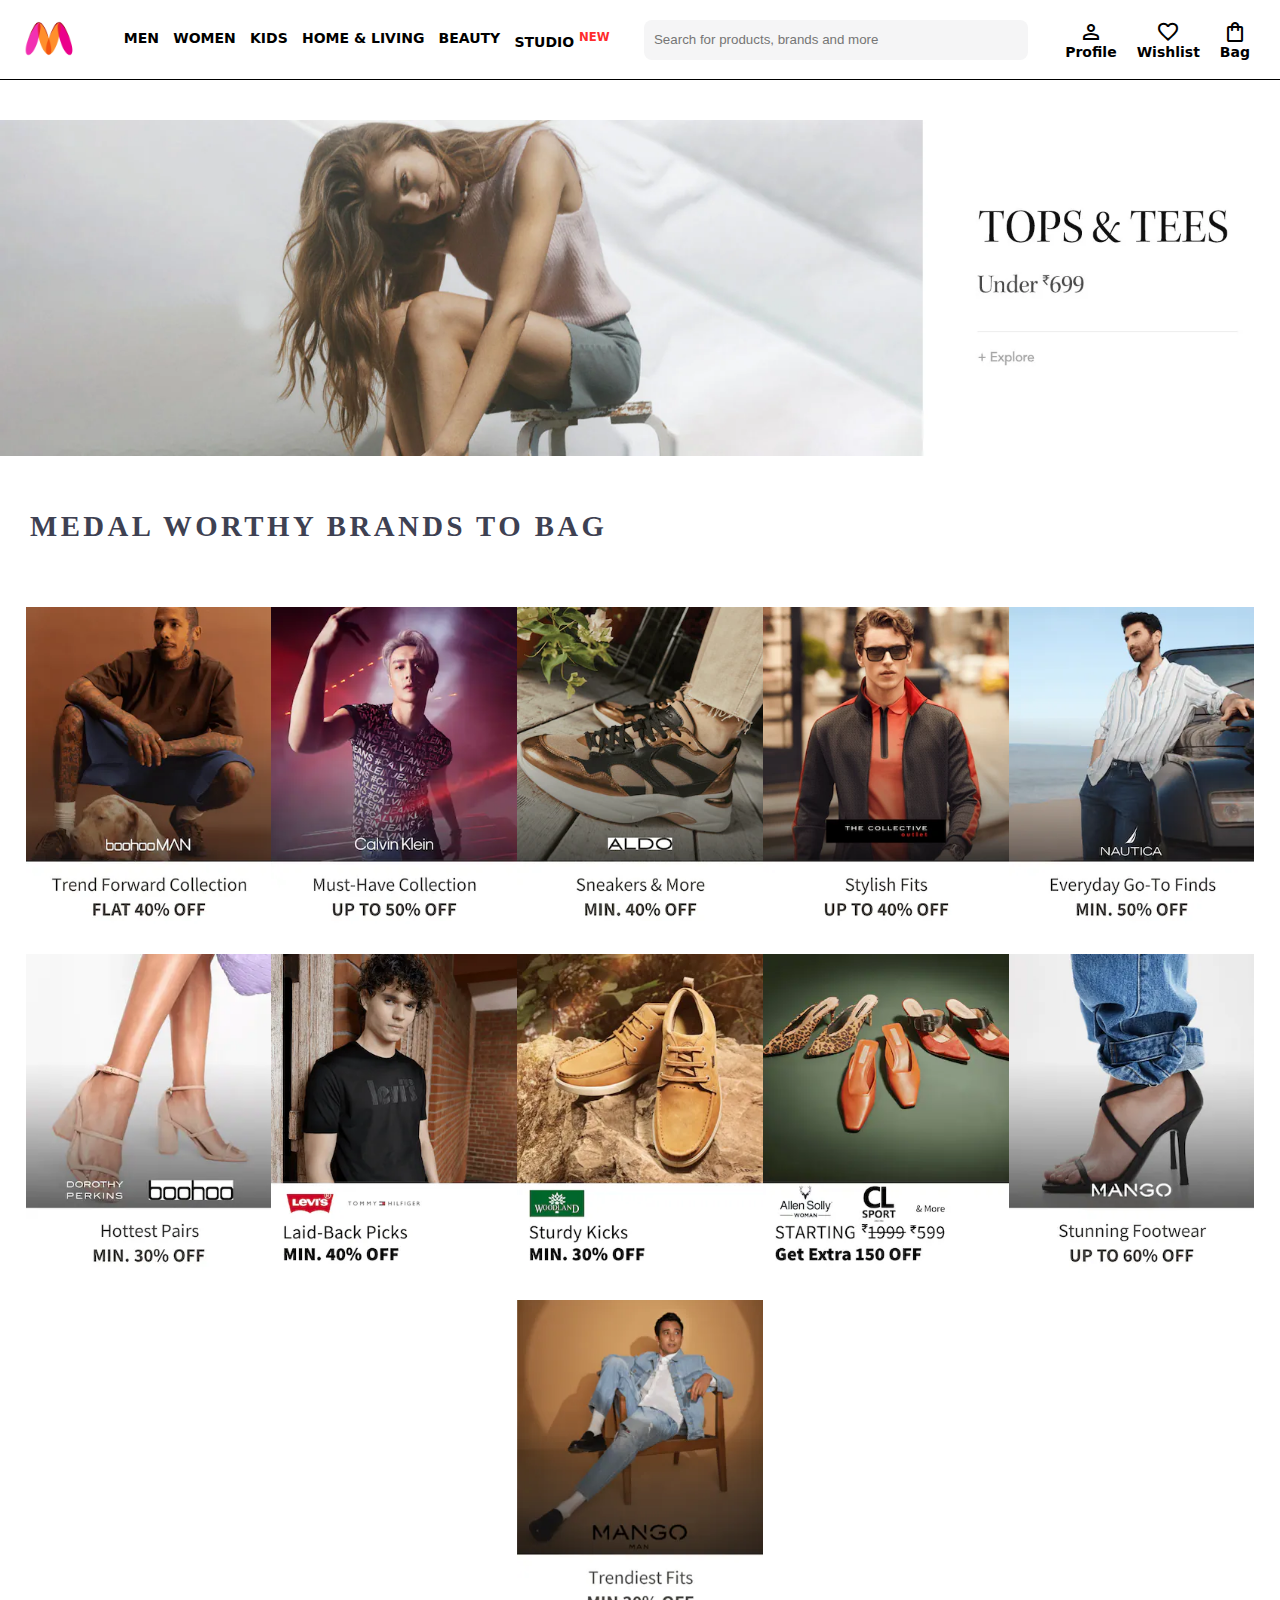
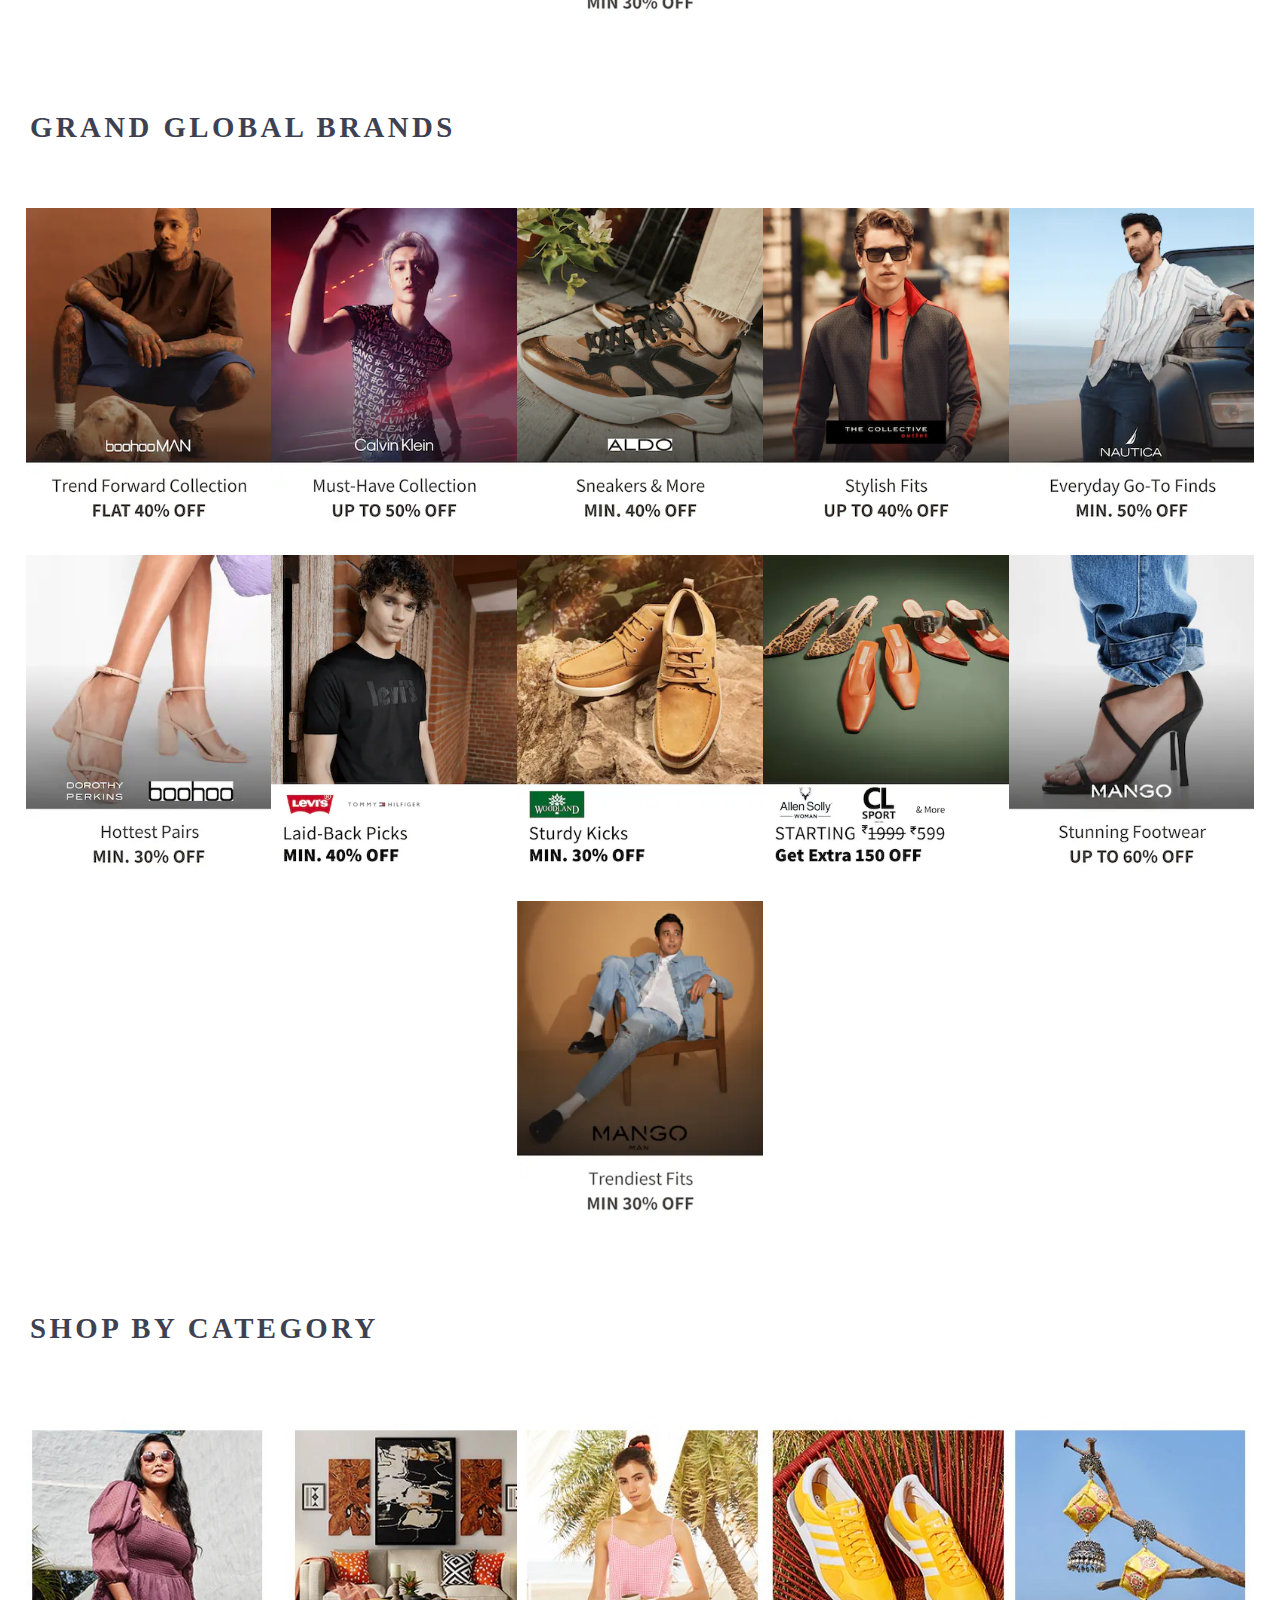
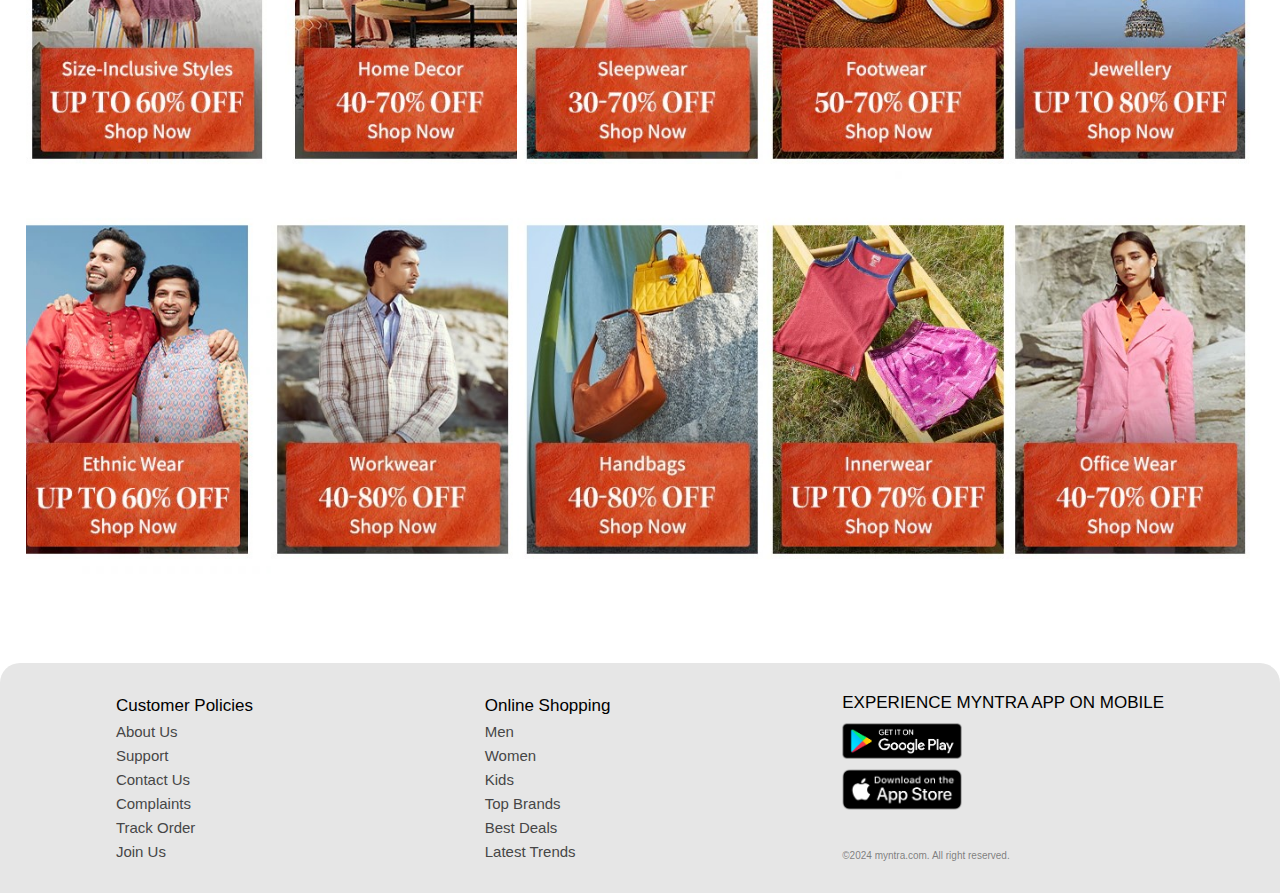
<file: Myntra_UI_Clone/index.html>
<!DOCTYPE html>
<html lang="en">
<head>
    <meta charset="UTF-8">
    <meta name="viewport" content="width=device-width, initial-scale=1.0">
    <title>Myntra</title>
    <link rel="stylesheet" href="index.css">
    <link rel="stylesheet" href="https://fonts.googleapis.com/css2?family=Material+Symbols+Outlined:opsz,wght,FILL,GRAD@24,400,0,0" /></head>
<body>
    <header>
        <div class="logo-container"> <a href="#"><img id="top-logo" src="assests/myntra_logo.webp" alt="Myntra logo"></a>
        </div>
        <nav class="nav-bar">
            <a href="#">Men</a>
            <a href="#">Women</a>
            <a href="#">Kids</a>
            <a href="#">Home & Living</a>
            <a href="#">Beauty</a>
            <a href="#">Studio <sup class="new">NEW</sup></a>
        </nav>
        <div class="search-container">
            <input id="top-search" placeholder="Search for products, brands and more">
        </div>
        <div class="action-bar">
            <div class="action-container">
                <span class="material-symbols-outlined">person</span>
                <span>Profile</span>
            </div>

            <div class="action-container">
                <span class="material-symbols-outlined">favorite</span>
                <span>Wishlist</span>
            </div>

            <div class="action-container">
                <span class="material-symbols-outlined">shopping_bag</span>
                <span>Bag</span>
            </div>
        </div>
    </header>
    <main>
        <div class="banner-container">
            <img class="banner-image" src="assests/banner.jpg" alt="banner image">
        </div>
        <section>
            <div class="offers-headings">
                Medal worthy brands to bag
            </div>
            <div class="offers-container">
          <a href="#"><img class="offer-image" src="assests/offers/1.png" alt="offers image"></a>
          <a href="#"><img class="offer-image" src="assests/offers/2.png" alt="offers image"></a>
          <a href="#"><img class="offer-image" src="assests/offers/3.png" alt="offers image"></a>
          <a href="#"><img class="offer-image" src="assests/offers/4.png" alt="offers image"></a>
          <a href="#"><img class="offer-image" src="assests/offers/5.png" alt="offers image"></a>
          <a href="#"><img class="offer-image" src="assests/offers/6.png" alt="offers image"></a>
          <a href="#"><img class="offer-image" src="assests/offers/8.png" alt="offers image"></a>
          <a href="#"><img class="offer-image" src="assests/offers/9.png" alt="offers image"></a>
          <a href="#"><img class="offer-image" src="assests/offers/10.png" alt="offers image"></a>
          <a href="#"><img class="offer-image" src="assests/offers/11.png" alt="offers image"></a>
          <a href="#"><img class="offer-image" src="assests/offers/12.png" alt="offers image"></a>
            </div>
        </section>

        <section>
            <div class="offers-headings">
                Grand global brands
            </div>
            <div class="offers-container">
          <a href="#"><img class="offer-image" src="assests/offers/1.png" alt="offers image"></a>
          <a href="#"><img class="offer-image" src="assests/offers/2.png" alt="offers image"></a>
          <a href="#"><img class="offer-image" src="assests/offers/3.png" alt="offers image"></a>
          <a href="#"><img class="offer-image" src="assests/offers/4.png" alt="offers image"></a>
          <a href="#"><img class="offer-image" src="assests/offers/5.png" alt="offers image"></a>
          <a href="#"><img class="offer-image" src="assests/offers/6.png" alt="offers image"></a>
          <a href="#"><img class="offer-image" src="assests/offers/8.png" alt="offers image"></a>
          <a href="#"><img class="offer-image" src="assests/offers/9.png" alt="offers image"></a>
          <a href="#"><img class="offer-image" src="assests/offers/10.png" alt="offers image"></a>
          <a href="#"><img class="offer-image" src="assests/offers/11.png" alt="offers image"></a>
          <a href="#"><img class="offer-image" src="assests/offers/12.png" alt="offers image"></a>
            </div>
        </section>
        <section>
            <div class="offers-headings">
                shop by category
            </div>
            <div class="offers-container">
                <a href="#"><img class="offer-image" src="assests/categories/1.jpg" alt="category image"></a>
                <a href="#"><img class="offer-image" src="assests/categories/2.jpg" alt="category image"></a>
                <a href="#"><img class="offer-image" src="assests/categories/3.jpg" alt="category image"></a>
                <a href="#"><img class="offer-image" src="assests/categories/4.jpg" alt="category image"></a>
                <a href="#"><img class="offer-image" src="assests/categories/5.jpg" alt="category image"></a>
                <a href="#"><img class="offer-image" src="assests/categories/6.jpg" alt="category image"></a>
                <a href="#"><img class="offer-image" src="assests/categories/7.jpg" alt="category image"></a>
                <a href="#"><img class="offer-image" src="assests/categories/8.jpg" alt="category image"></a>
                <a href="#"><img class="offer-image" src="assests/categories/9.jpg" alt="category image"></a>
                <a href="#"><img class="offer-image" src="assests/categories/10.jpg" alt="category image"></a>
            </div>
        </section>
    </main>

    <footer>
        <div class="myntra-info">
            <a class="row-heading" href="#">Customer Policies</a>
            <a href="#">About Us</a>
            <a href="#">Support</a>
            <a href="#">Contact Us</a>
            <a href="#">Complaints</a>
            <a href="#">Track Order</a>
            <a href="#">Join Us</a>
        </div>

        <div class="shop-categories"> 
            <a class="row-heading" href="#">Online Shopping</a>
            <a href="#">Men</a>
            <a href="#">Women</a>
            <a href="#">Kids</a>
            <a href="#">Top Brands</a>
            <a href="#">Best Deals</a>
            <a href="#">Latest Trends</a>
        </div>
        <div class="download">
                <span class="row-heading">EXPERIENCE MYNTRA APP ON MOBILE</span>
                <img class="app-store" src="assests/google_play.png" onclick="alert('Abhi app bana hi nahi hai. Website se kaam chalao')" alt="">
                <img class="app-store" src="assests/apple_store.png" alt="">
                <span class="copyright"> &copy;2024 myntra.com. All right reserved.</span>
        </div>
    </footer>


    <script>
        
    </script>
</body>
</html>
</file>
<file: Myntra_UI_Clone/index.css>
*{
    margin: 0;
    padding: 0;
    box-sizing: border-box;
}

header{
    background-color: #fff;
    display: flex;
    height: 80px;
    font-weight: bold;
    font-size: 14px;
    justify-content: space-between;
    align-items: center;
    border-bottom: 1px solid;
    font-family: system-ui, -apple-system, BlinkMacSystemFont, 'Segoe UI', Roboto, Oxygen, Ubuntu, Cantarell, 'Open Sans', 'Helvetica Neue', sans-serif;
}

.logo-container{
    margin-left: 19.59px;
}
#top-logo{
    width: 60px;
}
.nav-bar{
    display: flex;
    min-width: 500px;
    margin-left: 10px;
    justify-content: space-around;
}
.nav-bar a{
    text-transform: uppercase;
    text-decoration: none;
    color: black;
    padding: 30px 0;
}

.nav-bar a sup{
    color: rgb(255, 44, 44);
}
.nav-bar a:hover{
    border-bottom: 4px solid #f54e77;
}
.search-container{
    height: 40px;
    min-width: 200px;
    width: 30%;
    display: flex;
    align-items: center;
}

#top-search{
    height: 40px ;
    border-radius: 8px;
    padding: 10px;
    border: none;
    color: rgb(61, 61, 61);
    flex-grow: 1;
    background-color: #f5f5f6;
}
.action-bar{
    display: flex;
    margin-right: 20px;
    justify-content: space-around;
}
.action-container{
    cursor: pointer;
    display: flex;
    flex-direction: column;
    align-items: center;
    margin: 10px;
}

/* Banner Styling*/

.banner-container{
    margin: 40px 0 50px 0;
}
.banner-image{
    width: 100%;
}
.offers-headings{
    text-transform: uppercase;
    color: #3e4152;
    letter-spacing: .12em;
    font-size: 1.8em;
    margin: 50px 0 10px 30px;
    max-height: 5em;
    font-weight: 700;
}
.offers-container{
    margin: 5% 2%;
    width: 96%;
    display: flex;
    justify-content: space-evenly;
    align-items: center;
    flex-wrap: wrap;

}
.offers-container a{
    width: 20%;
    min-width: 150px;
    margin-bottom: 20px;
}

.offer-image{
    width: 100%;
}

/*Footer Styling*/

footer{
    height: 230px;
    font-family: 'Franklin Gothic Medium', 'Arial Narrow', Arial, sans-serif;
    border-radius: 20px 20px 0 0;
    padding: 30px 0;
    background-color: #e6e6e6;
    display: flex;
    justify-content: space-around;
}

footer div a{
    text-decoration: none;
    font-size: 15px;
    padding: 3px 0;
    color: rgb(70, 70, 70);
    border-bottom: 1px solid #e6e6e6;

}
footer div a:hover{
    border-bottom: 1px solid black;
}

footer div{
    display: flex;
    flex-direction: column;
}
.app-store{
    width: 120px;
    cursor: pointer;
    margin-bottom: 10px;
}

.download span{
    font-size: 15px;
    margin-bottom: 10px;
    color: #1b1b1b;
}
footer .row-heading{
    font-size: 17px;
    color: black;
}

.download .copyright{
    font-size: 10px;
    color: #5c5c5cc0;
    margin-top: 30px;
}
</file>
